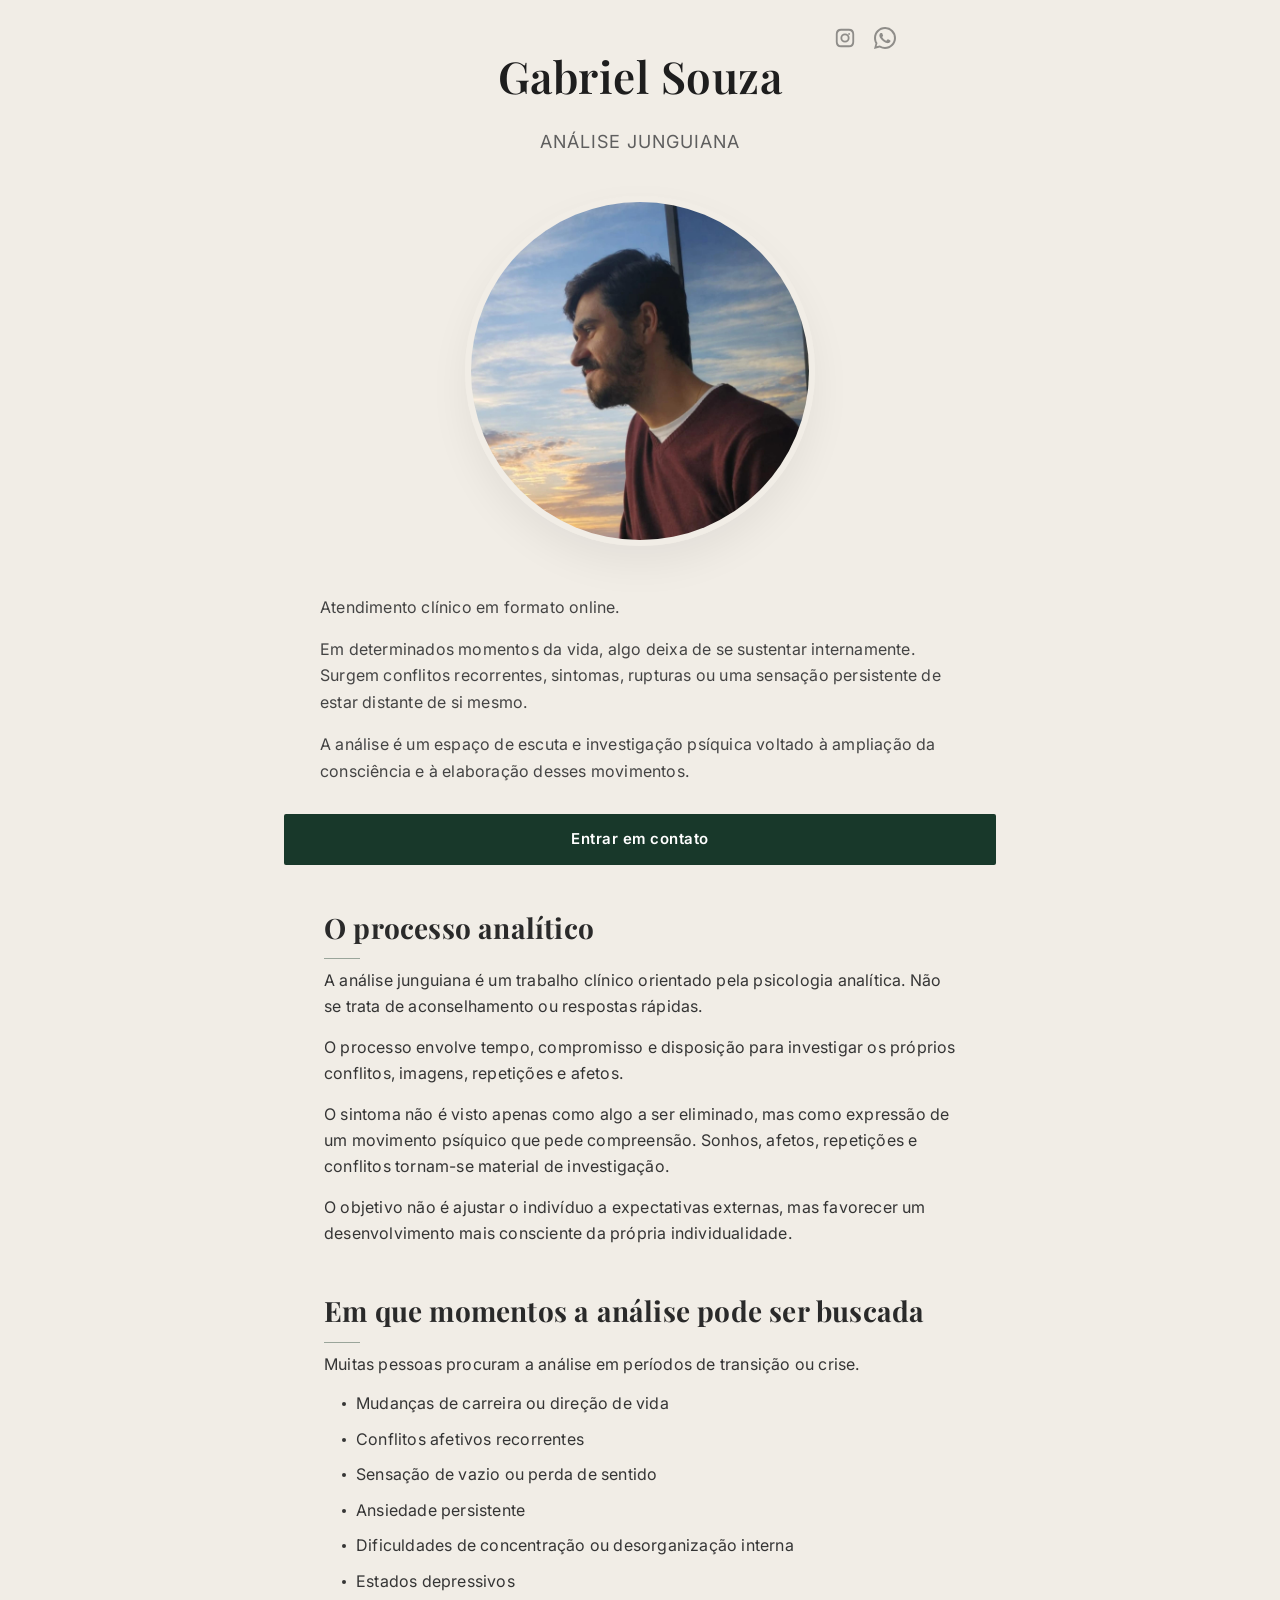
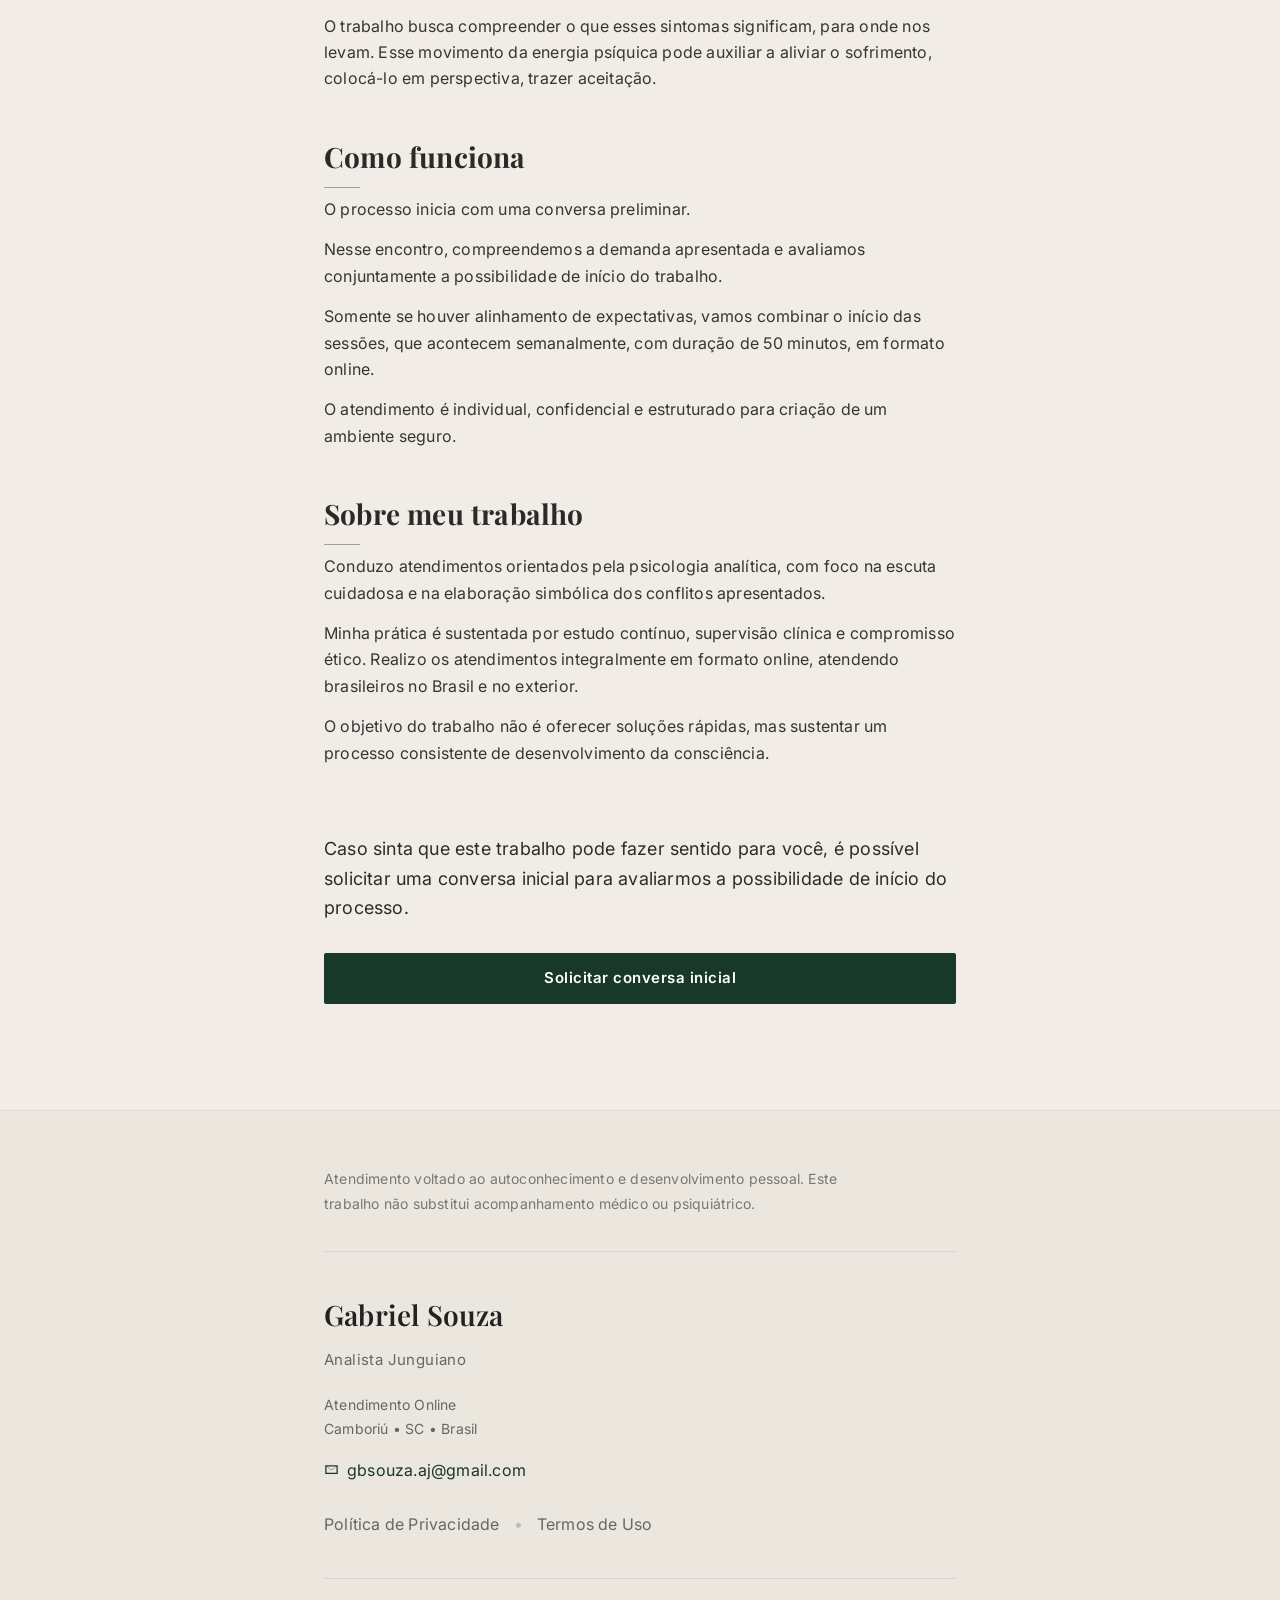
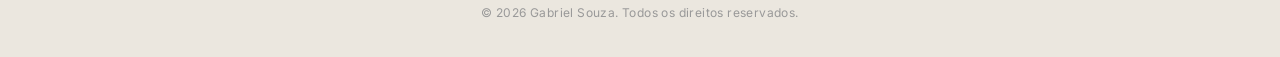
<file: index.html>
<!doctype html>
<html lang="pt-BR">
  <head>
    <meta charset="UTF-8" />
    <meta name="viewport" content="width=device-width, initial-scale=1.0" />
    <title>Gabriel Souza | Análise Junguiana</title>
    <meta
      name="description"
      content="Gabriel Souza — Análise Junguiana. Atendimento clínico realizado integralmente online para brasileiros no Brasil e no exterior."
    />

    <link
      href="https://fonts.googleapis.com/css2?family=Playfair+Display:wght@500;600&family=Inter:wght@300;400;500&display=swap"
      rel="stylesheet"
    />
    <link rel="stylesheet" href="style.css" />

    <script
      async
      src="https://www.googletagmanager.com/gtag/js?id=AW-17940973546"
    ></script>
    <script>
      window.dataLayer = window.dataLayer || [];
      function gtag() {
        dataLayer.push(arguments);
      }
      gtag("js", new Date());

      gtag("config", "AW-17940973546");
    </script>
  </head>
  <body>
    <!-- HERO -->
    <section class="hero">
      <div class="top-bar">
        <a
          href="https://instagram.com/analistagabriel"
          target="_blank"
          class="insta-link"
          aria-label="Instagram"
        >
          <svg
            xmlns="http://www.w3.org/2000/svg"
            width="22"
            height="22"
            fill="currentColor"
            viewBox="0 0 24 24"
          >
            <path
              d="M7.75 2h8.5C19.99 2 22 4.01 22 7.75v8.5C22 19.99 19.99 22 16.25 22h-8.5C4.01 22 2 19.99 2 16.25v-8.5C2 4.01 4.01 2 7.75 2zm0 2C5.68 4 4 5.68 4 7.75v8.5C4 18.32 5.68 20 7.75 20h8.5c2.07 0 3.75-1.68 3.75-3.75v-8.5C20 5.68 18.32 4 16.25 4h-8.5zm8.75 2.5a1 1 0 110 2 1 1 0 010-2zM12 7a5 5 0 110 10 5 5 0 010-10zm0 2a3 3 0 100 6 3 3 0 000-6z"
            />
          </svg>
        </a>
        <a
          href="https://wa.me/5547991741700?text=Olá,%20vim%20pelo%20seu%20site%20e%20gostaria%20de%20solicitar%20uma%20conversa%20inicial."
          target="_blank"
          class="insta-link btn-whatsapp"
          aria-label="WhatsApp"
        >
          <svg
            xmlns="http://www.w3.org/2000/svg"
            width="22"
            height="22"
            fill="currentColor"
            viewBox="0 0 24 24"
          >
            <path
              d="M20.52 3.48A11.85 11.85 0 0012.01 0C5.39 0 .02 5.37.02 12c0 2.12.56 4.19 1.63 6.01L0 24l6.17-1.61A11.94 11.94 0 0012.01 24c6.62 0 11.99-5.37 11.99-12 0-3.19-1.24-6.19-3.48-8.52zM12.01 21.8c-1.82 0-3.6-.49-5.16-1.41l-.37-.22-3.66.95.98-3.56-.24-.37A9.76 9.76 0 012.21 12c0-5.39 4.39-9.78 9.8-9.78 2.61 0 5.07 1.02 6.92 2.86a9.74 9.74 0 012.87 6.92c0 5.39-4.39 9.8-9.79 9.8zm5.4-7.33c-.3-.15-1.77-.87-2.04-.97-.27-.1-.47-.15-.67.15-.2.3-.77.97-.94 1.17-.17.2-.35.22-.65.07-.3-.15-1.27-.47-2.42-1.5-.9-.8-1.5-1.79-1.68-2.09-.17-.3-.02-.46.13-.61.13-.13.3-.35.45-.52.15-.17.2-.3.3-.5.1-.2.05-.37-.02-.52-.07-.15-.67-1.62-.92-2.22-.24-.58-.49-.5-.67-.5h-.57c-.2 0-.52.07-.8.37-.27.3-1.05 1.02-1.05 2.49s1.07 2.9 1.22 3.1c.15.2 2.1 3.2 5.08 4.48.71.3 1.26.48 1.69.61.71.22 1.36.19 1.87.11.57-.08 1.77-.72 2.02-1.41.25-.7.25-1.29.17-1.41-.07-.12-.27-.2-.57-.35z"
            />
          </svg>
        </a>
      </div>
      <div class="container hero-grid">
        <div class="hero-text">
          <h1>Gabriel Souza</h1>
          <h2>Análise Junguiana</h2>
          <div class="hero-image">
            <img
              src="sua-foto.jpeg"
              alt="Retrato profissional de Gabriel Souza"
            />
          </div>
          <p class="hero-subtitle">Atendimento clínico em formato online.</p>

          <p>
            Em determinados momentos da vida, algo deixa de se sustentar
            internamente. Surgem conflitos recorrentes, sintomas, rupturas ou
            uma sensação persistente de estar distante de si mesmo.
          </p>

          <p>
            A análise é um espaço de escuta e investigação psíquica voltado à
            ampliação da consciência e à elaboração desses movimentos.
          </p>

          <a
            href="https://wa.me/5547991741700?text=Olá,%20vim%20pelo%20seu%20site%20e%20gostaria%20de%20solicitar%20uma%20conversa%20inicial."
            class="btn btn-whatsapp"
          >
            Entrar em contato
          </a>
        </div>
      </div>
    </section>

    <!-- O PROCESSO ANALÍTICO -->
    <section class="section">
      <div class="container narrow">
        <h3>O processo analítico</h3>

        <p class="paragraph">
          A análise junguiana é um trabalho clínico orientado pela psicologia
          analítica. Não se trata de aconselhamento ou respostas rápidas.
        </p>

        <p class="paragraph">
          O processo envolve tempo, compromisso e disposição para investigar os
          próprios conflitos, imagens, repetições e afetos.
        </p>

        <p class="paragraph">
          O sintoma não é visto apenas como algo a ser eliminado, mas como
          expressão de um movimento psíquico que pede compreensão. Sonhos,
          afetos, repetições e conflitos tornam-se material de investigação.
        </p>

        <p class="paragraph">
          O objetivo não é ajustar o indivíduo a expectativas externas, mas
          favorecer um desenvolvimento mais consciente da própria
          individualidade.
        </p>
      </div>
    </section>

    <!-- MOMENTOS DE BUSCA -->
    <section class="section">
      <div class="container narrow">
        <h3>Em que momentos a análise pode ser buscada</h3>

        <p class="paragraph">
          Muitas pessoas procuram a análise em períodos de transição ou crise.
        </p>

        <ul>
          <li>Mudanças de carreira ou direção de vida</li>
          <li>Conflitos afetivos recorrentes</li>
          <li>Sensação de vazio ou perda de sentido</li>
          <li>Ansiedade persistente</li>
          <li>Dificuldades de concentração ou desorganização interna</li>
          <li>Estados depressivos</li>
        </ul>

        <p class="paragraph">
          O trabalho busca compreender o que esses sintomas significam, para
          onde nos levam. Esse movimento da energia psíquica pode auxiliar a
          aliviar o sofrimento, colocá-lo em perspectiva, trazer aceitação.
        </p>
      </div>
    </section>

    <!-- COMO FUNCIONA -->
    <section class="section">
      <div class="container narrow">
        <h3>Como funciona</h3>

        <p class="paragraph">O processo inicia com uma conversa preliminar.</p>

        <p class="paragraph">
          Nesse encontro, compreendemos a demanda apresentada e avaliamos
          conjuntamente a possibilidade de início do trabalho.
        </p>

        <p class="paragraph">
          Somente se houver alinhamento de expectativas, vamos combinar o início
          das sessões, que acontecem semanalmente, com duração de 50 minutos, em
          formato online.
        </p>

        <p class="paragraph">
          O atendimento é individual, confidencial e estruturado para criação de
          um ambiente seguro.
        </p>
      </div>
    </section>

    <!-- SOBRE -->
    <section class="section">
      <div class="container narrow">
        <h3>Sobre meu trabalho</h3>

        <p class="paragraph">
          Conduzo atendimentos orientados pela psicologia analítica, com foco na
          escuta cuidadosa e na elaboração simbólica dos conflitos apresentados.
        </p>

        <p class="paragraph">
          Minha prática é sustentada por estudo contínuo, supervisão clínica e
          compromisso ético. Realizo os atendimentos integralmente em formato
          online, atendendo brasileiros no Brasil e no exterior.
        </p>

        <p class="paragraph">
          O objetivo do trabalho não é oferecer soluções rápidas, mas sustentar
          um processo consistente de desenvolvimento da consciência.
        </p>
      </div>
    </section>

    <!-- CTA FINAL -->
    <section class="final-cta">
      <div class="container narrow center">
        <p class="cta-text">
          Caso sinta que este trabalho pode fazer sentido para você, é possível
          solicitar uma conversa inicial para avaliarmos a possibilidade de
          início do processo.
        </p>

        <a
          href="https://wa.me/5547991741700?text=Olá,%20vim%20pelo%20seu%20site%20e%20gostaria%20de%20solicitar%20uma%20conversa%20inicial."
          class="btn btn-whatsapp"
        >
          Solicitar conversa inicial
        </a>
      </div>
    </section>

    <!-- FOOTER -->
    <footer class="footer">
      <div class="container narrow">
        <div class="footer-disclaimer">
          <p>
            Atendimento voltado ao autoconhecimento e desenvolvimento pessoal.
            Este trabalho não substitui acompanhamento médico ou psiquiátrico.
          </p>
        </div>

        <div class="footer-main">
          <h4>Gabriel Souza</h4>

          <p class="footer-role">Analista Junguiano</p>

          <p class="footer-location">
            Atendimento Online<br />
            Camboriú • SC • Brasil
          </p>

          <p class="footer-email">
            <svg
              xmlns="http://www.w3.org/2000/svg"
              width="15"
              height="15"
              fill="currentColor"
              viewBox="0 0 24 24"
              class="email-icon"
            >
              <path
                d="M2 5h20v14H2zm18 2.2-8 5.8-8-5.8V17h16zM4.5 7l7.5 5.4L19.5 7z"
              />
            </svg>

            <a href="mailto:gbsouza.aj@gmail.com"> gbsouza.aj@gmail.com </a>
          </p>

          <div class="footer-links">
            <a href="politica-de-privacidade.html" target="_blank">
              Política de Privacidade
            </a>

            <span>•</span>

            <a href="termos-de-uso.html" target="_blank"> Termos de Uso </a>
          </div>
        </div>

        <div class="footer-bottom">
          © 2026 Gabriel Souza. Todos os direitos reservados.
        </div>
      </div>
    </footer>

    <script>
      // Garante que o script só rode após o HTML inteiro estar carregado
      document.addEventListener("DOMContentLoaded", function () {
        // Mapeia todos os botões do WhatsApp na página
        var botoesWhatsApp = document.querySelectorAll(".btn-whatsapp");

        // Adiciona o gatilho de clique em cada um deles
        botoesWhatsApp.forEach(function (botao) {
          botao.addEventListener("click", function () {
            // Dispara o evento de conversão para o Google Ads
            gtag("event", "conversion", {
              send_to: "AW-17940973546/OfOQCNTzybQcEOqP9upC",
            });
          });
        });
      });
    </script>
  </body>
</html>
</file>
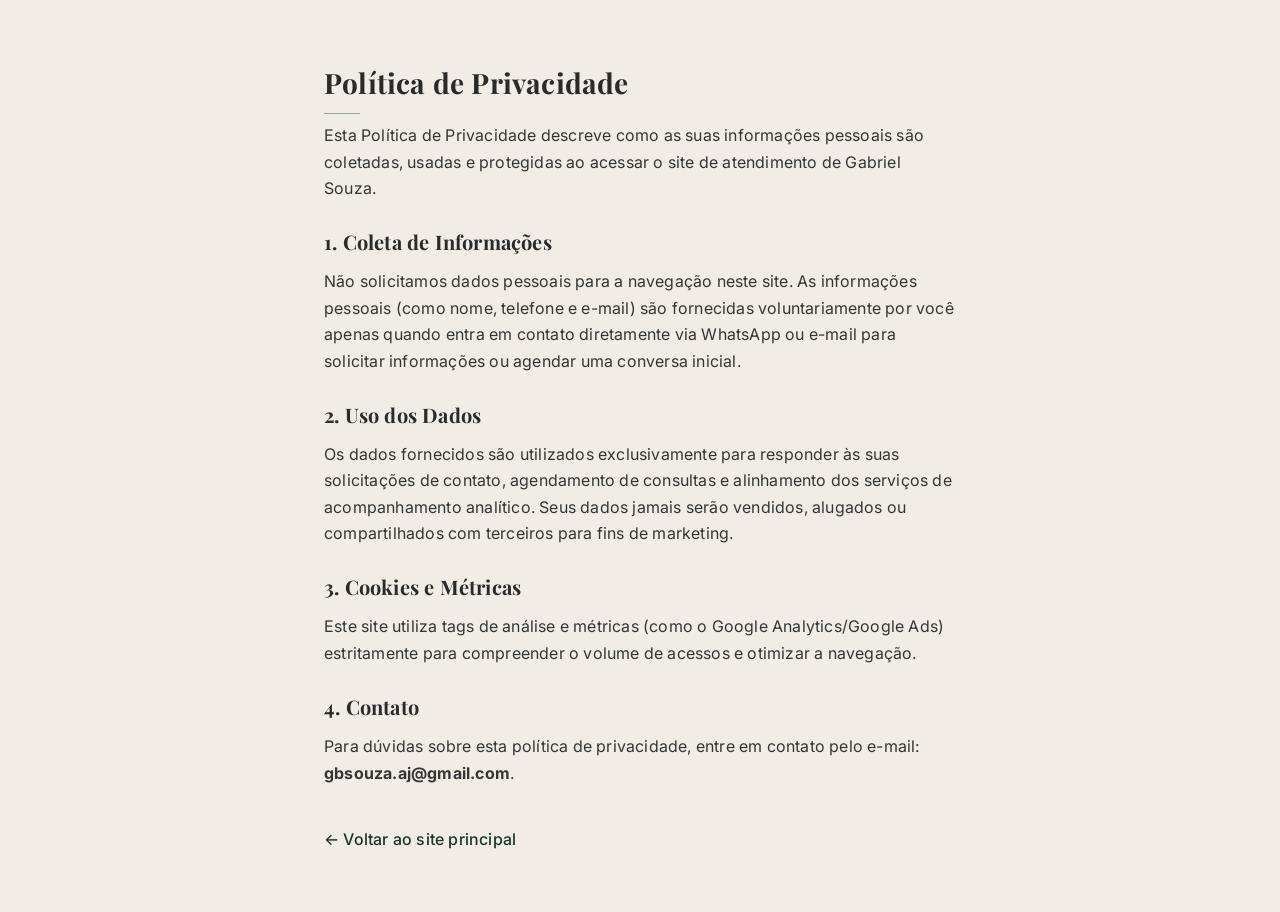
<file: politica-de-privacidade.html>
<!doctype html>
<html lang="pt-BR">
  <head>
    <meta charset="UTF-8" />
    <meta name="viewport" content="width=device-width, initial-scale=1.0" />
    <title>Política de Privacidade | Gabriel Souza</title>
    <link
      href="https://fonts.googleapis.com/css2?family=Playfair+Display:wght@500;600&family=Inter:wght@300;400;500&display=swap"
      rel="stylesheet"
    />
    <link rel="stylesheet" href="style.css" />
  </head>
  <body>
    <section class="section" style="padding-top: 60px; padding-bottom: 60px;">
      <div class="container narrow">
        <h3>Política de Privacidade</h3>
        
        <p class="paragraph">
          Esta Política de Privacidade descreve como as suas informações pessoais são coletadas, usadas e protegidas ao acessar o site de atendimento de Gabriel Souza.
        </p>

        <h4 style="font-family: 'Playfair Display', serif; font-size: 20px; margin: 24px 0 10px 0; color: #2a2a2a;">1. Coleta de Informações</h4>
        <p class="paragraph">
          Não solicitamos dados pessoais para a navegação neste site. As informações pessoais (como nome, telefone e e-mail) são fornecidas voluntariamente por você apenas quando entra em contato diretamente via WhatsApp ou e-mail para solicitar informações ou agendar uma conversa inicial.
        </p>

        <h4 style="font-family: 'Playfair Display', serif; font-size: 20px; margin: 24px 0 10px 0; color: #2a2a2a;">2. Uso dos Dados</h4>
        <p class="paragraph">
          Os dados fornecidos são utilizados exclusivamente para responder às suas solicitações de contato, agendamento de consultas e alinhamento dos serviços de acompanhamento analítico. Seus dados jamais serão vendidos, alugados ou compartilhados com terceiros para fins de marketing.
        </p>

        <h4 style="font-family: 'Playfair Display', serif; font-size: 20px; margin: 24px 0 10px 0; color: #2a2a2a;">3. Cookies e Métricas</h4>
        <p class="paragraph">
          Este site utiliza tags de análise e métricas (como o Google Analytics/Google Ads) estritamente para compreender o volume de acessos e otimizar a navegação.
        </p>

        <h4 style="font-family: 'Playfair Display', serif; font-size: 20px; margin: 24px 0 10px 0; color: #2a2a2a;">4. Contato</h4>
        <p class="paragraph">
          Para dúvidas sobre esta política de privacidade, entre em contato pelo e-mail: <strong>gbsouza.aj@gmail.com</strong>.
        </p>

        <p style="margin-top: 40px;">
          <a href="index.html" style="color: #18382a; text-decoration: none; font-weight: 500;">← Voltar ao site principal</a>
        </p>
      </div>
    </section>
  </body>
</html>
</file>
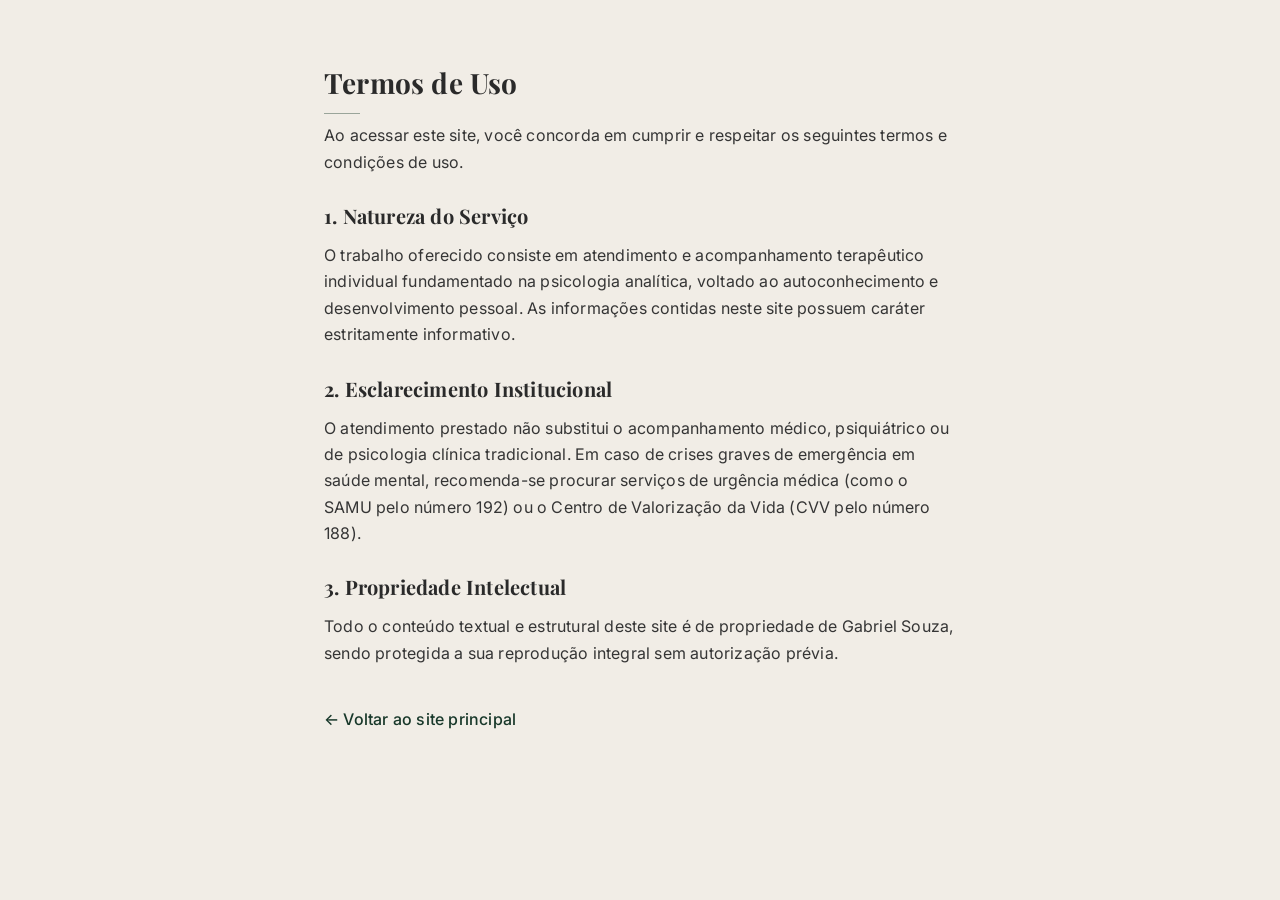
<file: termos-de-uso.html>
<!doctype html>
<html lang="pt-BR">
  <head>
    <meta charset="UTF-8" />
    <meta name="viewport" content="width=device-width, initial-scale=1.0" />
    <title>Termos de Uso | Gabriel Souza</title>
    <link
      href="https://fonts.googleapis.com/css2?family=Playfair+Display:wght@500;600&family=Inter:wght@300;400;500&display=swap"
      rel="stylesheet"
    />
    <link rel="stylesheet" href="style.css" />
  </head>
  <body>
    <section class="section" style="padding-top: 60px; padding-bottom: 60px">
      <div class="container narrow">
        <h3>Termos de Uso</h3>

        <p class="paragraph">
          Ao acessar este site, você concorda em cumprir e respeitar os
          seguintes termos e condições de uso.
        </p>

        <h4
          style="
            font-family: &quot;Playfair Display&quot;, serif;
            font-size: 20px;
            margin: 24px 0 10px 0;
            color: #2a2a2a;
          "
        >
          1. Natureza do Serviço
        </h4>
        <p class="paragraph">
          O trabalho oferecido consiste em atendimento e acompanhamento
          terapêutico individual fundamentado na psicologia analítica, voltado
          ao autoconhecimento e desenvolvimento pessoal. As informações contidas
          neste site possuem caráter estritamente informativo.
        </p>

        <h4
          style="
            font-family: &quot;Playfair Display&quot;, serif;
            font-size: 20px;
            margin: 24px 0 10px 0;
            color: #2a2a2a;
          "
        >
          2. Esclarecimento Institucional
        </h4>
        <p class="paragraph">
          O atendimento prestado não substitui o acompanhamento médico,
          psiquiátrico ou de psicologia clínica tradicional. Em caso de crises
          graves de emergência em saúde mental, recomenda-se procurar serviços
          de urgência médica (como o SAMU pelo número 192) ou o Centro de
          Valorização da Vida (CVV pelo número 188).
        </p>

        <h4
          style="
            font-family: &quot;Playfair Display&quot;, serif;
            font-size: 20px;
            margin: 24px 0 10px 0;
            color: #2a2a2a;
          "
        >
          3. Propriedade Intelectual
        </h4>
        <p class="paragraph">
          Todo o conteúdo textual e estrutural deste site é de propriedade de
          Gabriel Souza, sendo protegida a sua reprodução integral sem
          autorização prévia.
        </p>

        <p style="margin-top: 40px">
          <a
            href="index.html"
            style="color: #18382a; text-decoration: none; font-weight: 500"
            >← Voltar ao site principal</a
          >
        </p>
      </div>
    </section>
  </body>
</html>
</file>
<file: style.css>
/* RESET */
* {
  margin: 0;
  padding: 0;
  box-sizing: border-box;
}

body {
  background-color: #f1ede6;
  color: #2c2c2c;
  font-family: "Inter", sans-serif;
  line-height: 1.65;
  letter-spacing: 0.2px;
}

/* CONTAINER */
.container {
  max-width: 760px;
  margin: 0 auto;
  padding: 0 24px;
  text-align: left;
}

.narrow {
  max-width: 680px;
}

/* HERO */
.hero {
  padding: 40px 0 30px 0;
  position: relative;
}

.top-bar {
  position: absolute;
  top: 3%;
  right: 30%;
  display: flex;
  gap: 18px;
}

.top-bar a {
  color: #2f2f2f;
  opacity: 0.5;
  transition:
    opacity 0.3s ease,
    transform 0.3s ease;
}

.top-bar a:hover {
  opacity: 1;
  transform: translateY(-1px);
}

.insta-link {
  color: #2f2f2f;
  transition: opacity 0.3s ease;
}

.insta-link:hover {
  opacity: 0.6;
}

.hero-text h1 {
  font-family: "Playfair Display", serif;
  font-size: 44px;
  letter-spacing: 0.5px;
  color: #1e1e1e;
  font-weight: 600;
  margin-bottom: 14px;
  text-align: center;
}

.hero-text h2 {
  font-size: 18px;
  font-weight: 400;
  color: #5f5f5f;
  margin-bottom: 18px;
  text-align: center;
  letter-spacing: 1px;
  text-transform: uppercase;
}

.hero-subtitle {
  margin-bottom: 24px;
  font-size: 15px;
  color: #777;
}

.hero-text p {
  margin-bottom: 16px;
  font-size: 16px;
  max-width: 640px;
  margin-left: auto;
  margin-right: auto;
  color: #444;
}

/* FOTO */
.hero-image {
  margin: 40px 0;
  text-align: center;
}

.hero-image img {
  width: 350px;
  height: 350px;
  object-fit: cover;
  border-radius: 50%;
  box-shadow: 0 18px 40px rgba(0, 0, 0, 0.06);
  border: 6px solid #f1ede6;
}

/* BOTÃO */
.btn {
  display: inline-block;
  background-color: #18382a;
  color: #ffffff;
  text-decoration: none;
  padding: 13px 26px;
  border-radius: 2px;
  font-weight: 600;
  letter-spacing: 0.5px;
  font-size: 15px;
  transition:
    background-color 0.4s ease,
    transform 0.3s ease,
    box-shadow 0.3s ease;
  margin-top: 10px;
}

.btn:hover {
  background-color: #12291e;
  transform: translateY(-1px);
  box-shadow: 0 6px 18px rgba(0, 0, 0, 0.08);
}

.hero .btn,
.final-cta .btn {
  display: block;
  margin: 30px auto 0 auto;
  text-align: center;
}

/* SEÇÕES */
.section {
  padding: 18px 0;
  padding-top: 10px;
}

.section h3 {
  font-family: "Playfair Display", serif;
  font-size: 28px;
  margin-bottom: 8px;
  color: #2a2a2a;

  position: relative;
  padding-bottom: 8px;
}

.section h3::after {
  content: "";
  position: absolute;
  left: 0;
  bottom: 0;
  width: 36px;
  height: 1px;
  background-color: #18382a;
  opacity: 0.4;
}

.paragraph {
  margin-bottom: 14px;
  font-size: 16px;
  color: #353535;
}

.section ul {
  list-style: none;
  margin-bottom: 18px;
  padding-left: 18px;
}

.section li {
  position: relative;
  margin-bottom: 10px;
  padding-left: 14px;
  color: #353535;
  line-height: 1.6;
}

.section li::before {
  content: "";
  position: absolute;
  left: 0;
  top: 11px;
  width: 4px;
  height: 4px;
  background-color: #353535;
  border-radius: 50%;
}
/* CTA FINAL */
.final-cta {
  padding: 36px 0;
}

.cta-text {
  font-size: 18px;
  margin-bottom: 22px;
}

/* FOOTER */
.footer {
  padding: 30px 0;
  text-align: center;
  border-top: 1px solid rgba(0, 0, 0, 0.05);
  margin-top: 20px;
}

.disclaimer {
  font-size: 14px;
  color: #777;
  line-height: 1.5;
  letter-spacing: 0.3px;
}

/* RESPONSIVO */
@media (max-width: 768px) {
  .top-bar {
    position: absolute;
    top: 12px;
    right: 18px;
    display: flex;
    gap: 10px;
  }

  .hero {
    padding: 28px 0 22px 0;
  }

  .hero-text h1 {
    font-size: 36px;
    color: #1e1e1e;
    font-weight: 600;
  }

  .hero-text h2 {
    font-size: 16px;
    letter-spacing: 1px;
    text-transform: uppercase;
  }

  .hero-image img {
    width: 280px;
    height: 280px;
  }

  .section {
    padding: 14px 0;
  }
}
/* ===========================
   FOOTER
=========================== */

.footer {
  margin-top: 70px;

  padding: 55px 0 35px;

  background: #ebe7df;

  border-top: 1px solid rgba(0, 0, 0, 0.05);
}

.footer-disclaimer {
  padding-bottom: 35px;

  border-bottom: 1px solid rgba(0, 0, 0, 0.08);

  margin-bottom: 40px;
}

.footer-disclaimer p {
  font-size: 14px;

  color: #777;

  line-height: 1.8;

  max-width: 560px;
}

.footer-main {
  display: flex;

  flex-direction: column;

  gap: 10px;
}

.footer-main h4 {
  font-family: "Playfair Display", serif;

  font-size: 28px;

  font-weight: 600;

  color: #222;

  margin: 0;
}

.footer-role {
  color: #666;

  font-size: 15px;

  letter-spacing: 0.4px;

  margin-bottom: 10px;
}

.footer-location {
  color: #666;

  line-height: 1.7;

  font-size: 14px;
}

.footer-email {
  display: flex;

  align-items: center;

  gap: 8px;

  margin-top: 6px;
}

.footer-email a {
  color: #18382a;

  text-decoration: none;

  transition: 0.3s;
}

.footer-email a:hover {
  opacity: 0.7;
}

.email-icon {
  color: #18382a;

  flex-shrink: 0;
}

.footer-links {
  margin-top: 18px;

  display: flex;

  gap: 14px;

  align-items: center;

  flex-wrap: wrap;
}

.footer-links span {
  color: #bbb;
}

.footer-links a {
  color: #666;

  text-decoration: none;

  transition: 0.3s;
}

.footer-links a:hover {
  color: #18382a;
}

.footer-bottom {
  margin-top: 40px;

  padding-top: 24px;

  border-top: 1px solid rgba(0, 0, 0, 0.08);

  text-align: center;

  color: #999;

  font-size: 12px;

  letter-spacing: 0.4px;
}

@media (max-width: 768px) {
  .footer {
    padding: 45px 0 30px;
  }

  .footer-main h4 {
    font-size: 24px;
  }

  .footer-links {
    gap: 10px;
  }
}
</file>
